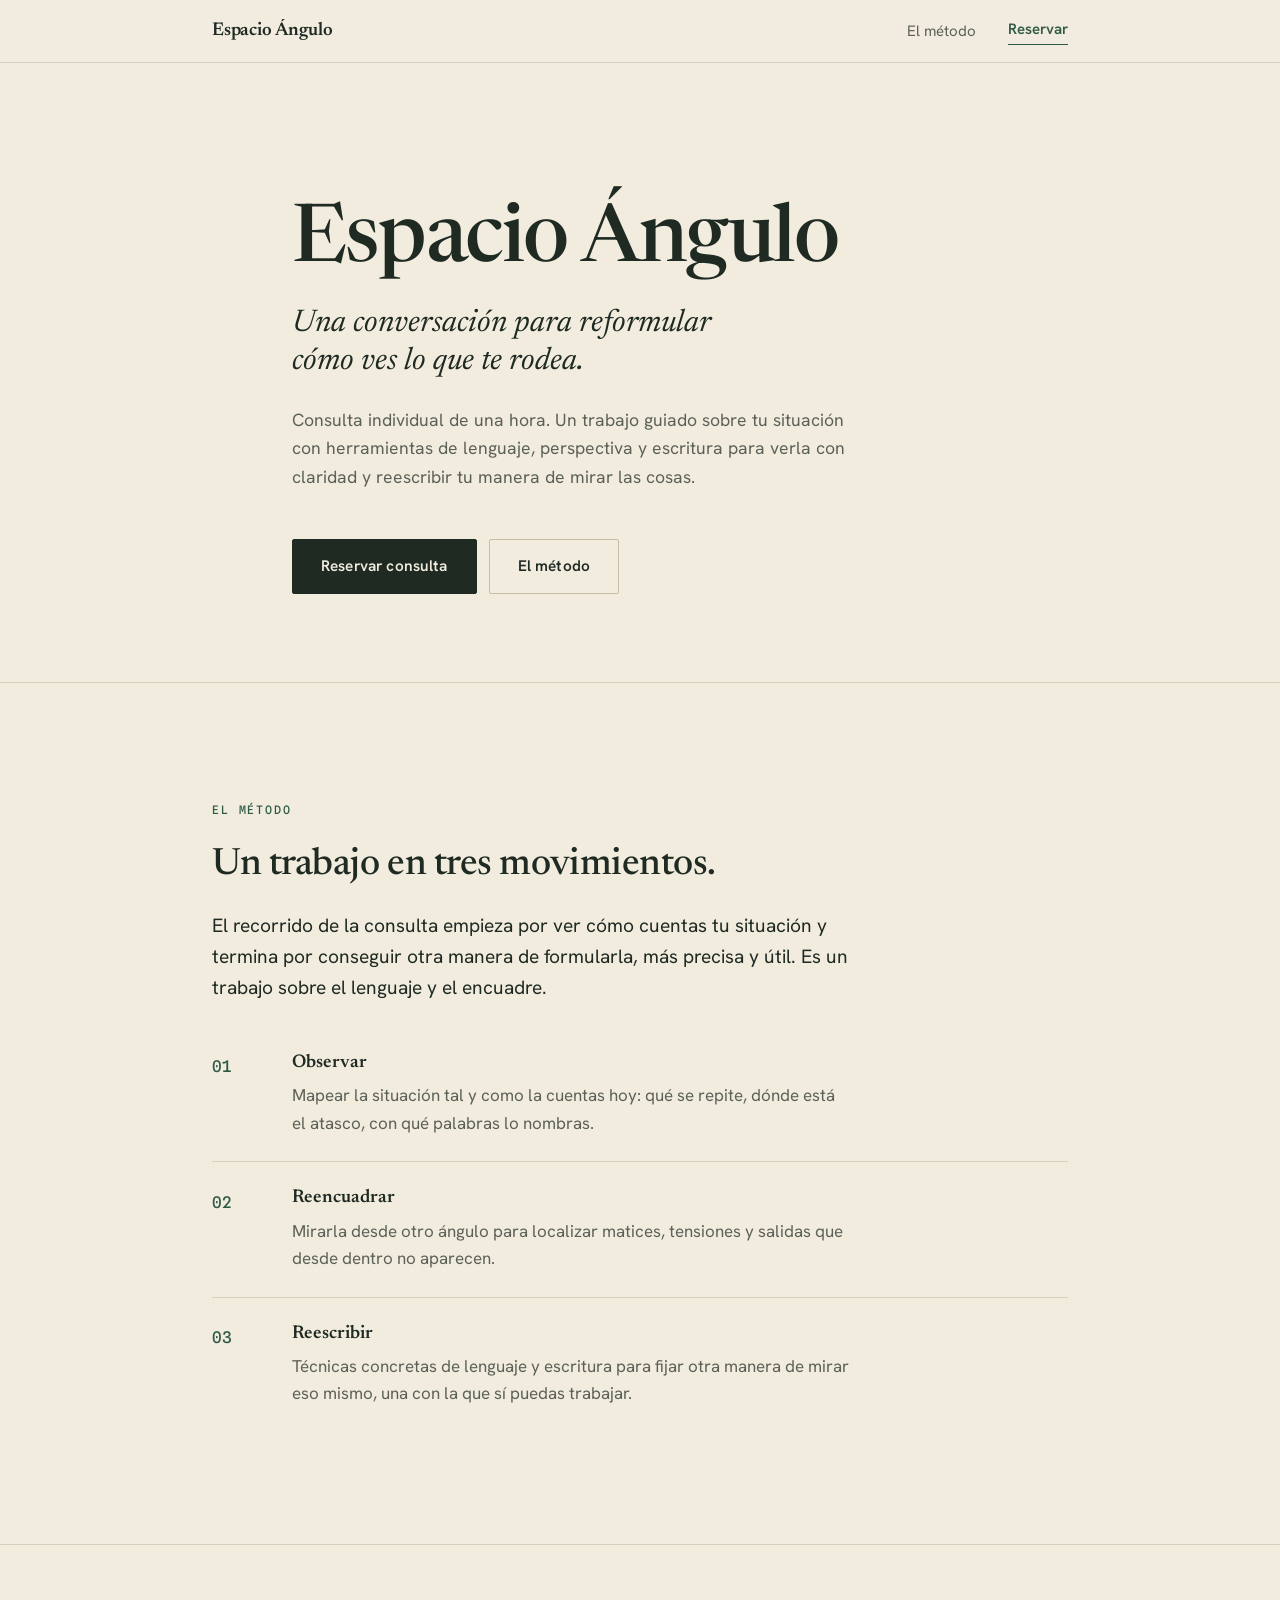
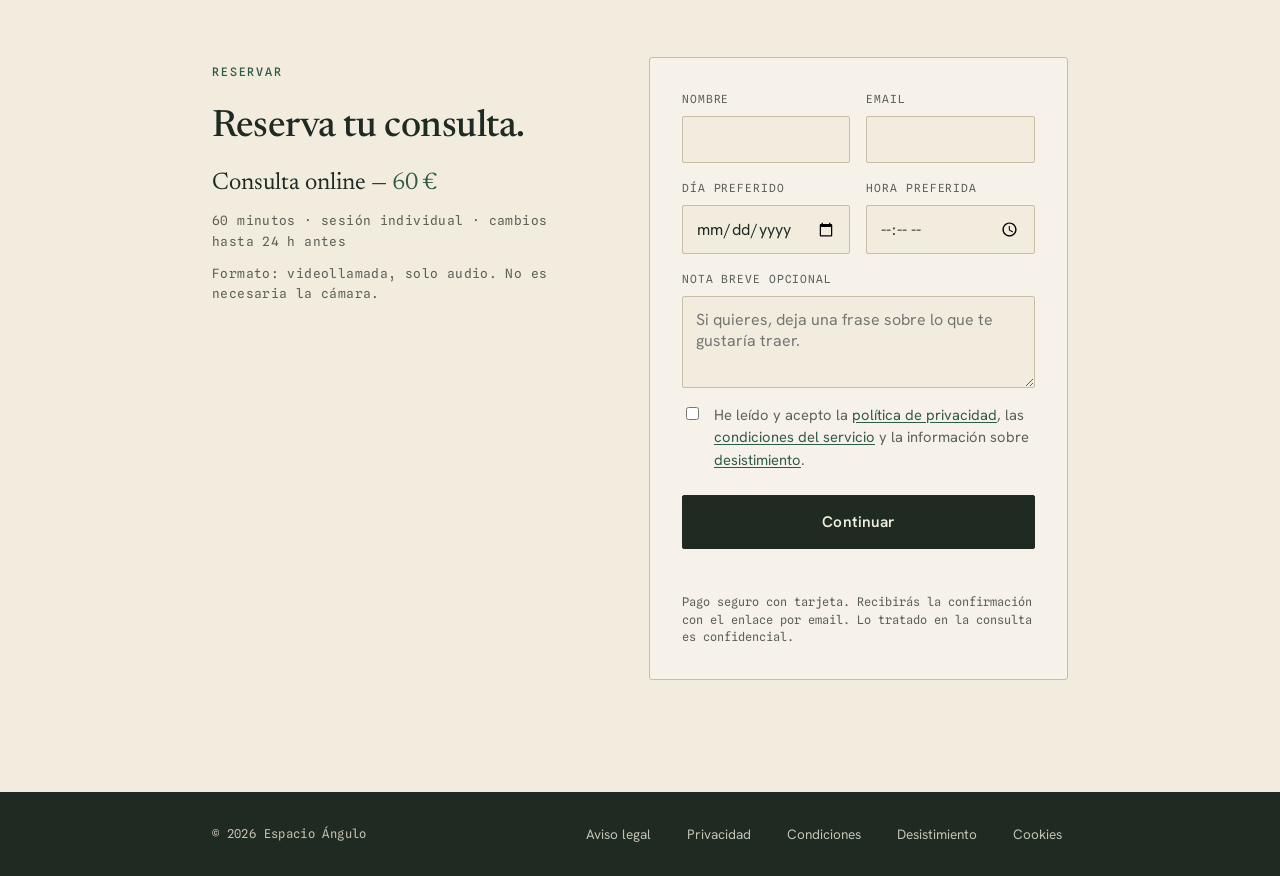
<file: index.html>
<!doctype html>
<html lang="es">
<head>
  <meta charset="utf-8">
  <meta name="viewport" content="width=device-width, initial-scale=1">
  <title>Espacio Ángulo — consulta individual online</title>
  <meta name="description" content="Espacio Ángulo. Consulta individual online, de una hora: un trabajo guiado sobre tu situación con herramientas de lenguaje, perspectiva y escritura para verla con claridad y reescribir la manera de mirar.">
  <meta name="theme-color" content="#f2ecdf">
  <link rel="preconnect" href="https://fonts.googleapis.com">
  <link rel="preconnect" href="https://fonts.gstatic.com" crossorigin>
  <link href="https://fonts.googleapis.com/css2?family=Newsreader:ital,opsz,wght@0,6..72,400;0,6..72,500;0,6..72,600;1,6..72,400;1,6..72,500&family=Hanken+Grotesk:wght@400;500;600&family=Spline+Sans+Mono:wght@400;500&display=swap" rel="stylesheet">
  <style>
/* =========================================================
   Espacio Ángulo — hoja de estilos
   Dirección: editorial impresa, sobria. Papel + tinta.
   Firma: el ángulo (∠). Acento verde profundo, usado con cuentagotas.
   Conserva las clases que main.js necesita:
   .modal/.is-open/.modal-panel + body.modal-open,
   .form-status(.error/.success/.muted), [data-price], [data-year]
   ========================================================= */

:root{
  /* paleta */
  --paper:#F2ECDF;
  --paper-raised:#F7F2E9;
  --ink:#1E2A22;
  --ink-soft:#5C6157;
  --rule:#D8CFBE;
  --rule-strong:#C9BDA6;
  --accent:#2F5A45;
  --accent-deep:#264A39;
  --accent-tint:#E5E6D7;
  --danger:#8F3A2C;
  --ok:#2F5A45;

  /* tipografía */
  --serif:"Newsreader", Georgia, "Times New Roman", serif;
  --sans:"Hanken Grotesk", system-ui, -apple-system, "Segoe UI", Roboto, sans-serif;
  --mono:"Spline Sans Mono", ui-monospace, SFMono-Regular, Menlo, monospace;

  /* espaciado (escala 4px) */
  --s1:4px; --s2:8px; --s3:12px; --s4:16px; --s5:24px;
  --s6:32px; --s7:48px; --s8:64px; --s9:96px; --s10:128px;

  --wrap:920px;
  --section-y:clamp(56px, 9vw, 112px);
}

*{ box-sizing:border-box; }
html{ scroll-behavior:smooth; -webkit-text-size-adjust:100%; }

body{
  margin:0;
  background:var(--paper);
  color:var(--ink);
  font-family:var(--sans);
  font-size:17px;
  line-height:1.62;
  -webkit-font-smoothing:antialiased;
  text-rendering:optimizeLegibility;
}

/* ---------- Estructura ---------- */
.wrap{
  width:100%;
  max-width:var(--wrap);
  margin-inline:auto;
  padding-inline:clamp(20px, 5vw, 32px);
}
.section{
  padding-block:var(--section-y);
  border-top:1px solid var(--rule);
}

/* ---------- Tipografía base ---------- */
h1,h2,h3{ margin:0; font-family:var(--serif); color:var(--ink); font-weight:500; }
h2{ font-size:clamp(1.6rem, 3.6vw, 2.35rem); line-height:1.12; letter-spacing:-0.012em; }
h3{ font-size:1.16rem; line-height:1.25; font-weight:600; }
p{ margin:0; }

.lead{
  font-size:clamp(1.06rem, 1.8vw, 1.2rem);
  color:var(--ink);
  max-width:62ch;
  margin-top:var(--s5);
}

/* eyebrow */
.eyebrow{
  display:inline-block;
  font-family:var(--mono);
  font-size:.73rem; font-weight:500;
  letter-spacing:.16em; text-transform:uppercase;
  color:var(--accent);
  margin:0 0 var(--s5);
}

/* ---------- Botones ---------- */
.btn{
  display:inline-flex; align-items:center; justify-content:center;
  font-family:var(--sans); font-size:.96rem; font-weight:600; letter-spacing:.01em;
  padding:14px 28px;
  background:var(--ink); color:var(--paper);
  border:1px solid var(--ink);
  border-radius:2px; text-decoration:none; cursor:pointer;
  transition:background .2s ease, border-color .2s ease, color .2s ease, transform .12s ease;
}
.btn:hover{ background:var(--accent); border-color:var(--accent); }
.btn:active{ transform:translateY(1px); }
.btn.ghost{ background:transparent; color:var(--ink); border-color:var(--rule-strong); }
.btn.ghost:hover{ background:var(--accent-tint); color:var(--ink); border-color:var(--rule-strong); }
.btn.full{ width:100%; padding:16px 24px; }

/* ---------- Barra superior ---------- */
.topbar{
  position:sticky; top:0; z-index:30;
  background:var(--paper);
  background:color-mix(in srgb, var(--paper) 90%, transparent);
  backdrop-filter:saturate(120%) blur(8px);
  border-bottom:1px solid var(--rule);
}
.topbar-inner{ display:flex; align-items:center; justify-content:space-between; height:62px; }
.wordmark{
  font-family:var(--serif); font-size:1.16rem; font-weight:600; letter-spacing:-0.01em;
  color:var(--ink); text-decoration:none;
}
.topnav{ display:flex; align-items:center; gap:var(--s6); }
.topnav a{ font-size:.94rem; color:var(--ink-soft); text-decoration:none; transition:color .15s ease; }
.topnav a:hover{ color:var(--ink); }
.topnav-cta{
  color:var(--accent) !important; font-weight:600;
  border-bottom:1px solid var(--accent); padding-bottom:2px;
}

/* ---------- Portada ---------- */
.hero{
  padding-top:clamp(64px, 12vw, 132px);
  padding-bottom:clamp(48px, 8vw, 88px);
}
.hero-inner{ max-width:760px; }
.brandline{
  font-size:clamp(2.9rem, 9vw, 5rem);
  line-height:.98; letter-spacing:-0.022em;
  font-weight:500;
  margin-top:var(--s2);
}
.tagline{
  font-family:var(--serif); font-style:italic; font-weight:400;
  font-size:clamp(1.35rem, 3.2vw, 1.95rem);
  line-height:1.22; color:var(--ink);
  max-width:24ch;
  margin-top:var(--s5);
}
.hero-desc{
  font-size:1.1rem; color:var(--ink-soft);
  max-width:56ch; margin-top:var(--s5);
}
.hero-cta{ display:flex; flex-wrap:wrap; gap:var(--s3); margin-top:var(--s7); }

/* ---------- Método (secuencia real → numeración justificada) ---------- */
.method{ list-style:none; margin:var(--s7) 0 0; padding:0; }
.method-step{
  display:grid; grid-template-columns:56px 1fr; gap:var(--s5);
  padding-block:var(--s5);
  border-top:1px solid var(--rule);
  align-items:start;
}
.method-step:first-child{ border-top:none; padding-top:0; }
.num{
  font-family:var(--mono); font-size:1rem; font-weight:500; color:var(--accent);
  padding-top:.2em;
}
.method-body h3{ margin-bottom:var(--s2); }
.method-body p{ color:var(--ink-soft); max-width:56ch; }

/* ---------- Reserva ---------- */
.booking{ border-bottom:none; }
.booking-inner{
  display:grid; grid-template-columns:1fr 1.1fr; gap:clamp(28px, 5vw, 56px);
  align-items:start;
}
.booking-head h2{ margin-bottom:var(--s4); }
.price{ font-family:var(--serif); font-size:1.5rem; }
.price [data-price]{ color:var(--accent); }
.price-meta{
  font-family:var(--mono); font-size:.8rem; letter-spacing:.03em;
  color:var(--ink-soft); margin-top:var(--s2);
}
.format-meta{
  font-family:var(--mono); font-size:.8rem; letter-spacing:.03em;
  color:var(--ink-soft); margin-top:var(--s3); line-height:1.5;
}

.form{
  background:var(--paper-raised);
  border:1px solid var(--rule-strong);
  border-radius:3px;
  padding:clamp(22px, 3vw, 32px);
}
.field-row{ display:grid; grid-template-columns:1fr 1fr; gap:var(--s4); }
.field{ display:flex; flex-direction:column; margin-bottom:var(--s4); }
.field label{
  font-family:var(--mono); font-size:.7rem; letter-spacing:.08em; text-transform:uppercase;
  color:var(--ink-soft); margin-bottom:var(--s2);
}
.field input, .field textarea{
  font-family:var(--sans); font-size:1rem; color:var(--ink);
  background:var(--paper);
  border:1px solid var(--rule-strong); border-radius:2px;
  padding:12px 13px; width:100%;
}
.field textarea{ min-height:92px; resize:vertical; }
.field input:focus, .field textarea:focus{
  outline:none; border-color:var(--accent);
  box-shadow:0 0 0 3px color-mix(in srgb, var(--accent) 16%, transparent);
}
.checks{ margin:var(--s1) 0 var(--s5); }
.check{ display:flex; gap:var(--s3); align-items:flex-start; font-size:.92rem; color:var(--ink-soft); line-height:1.5; }
.check input{ margin-top:3px; flex:0 0 auto; accent-color:var(--accent); }
.legal-link{
  background:none; border:none; padding:0; cursor:pointer;
  font:inherit; color:var(--accent); text-decoration:underline; text-underline-offset:2px;
}
.form-note{ font-family:var(--mono); font-size:.74rem; color:var(--ink-soft); margin-top:var(--s4); line-height:1.5; }
.form-status{ font-size:.9rem; margin-top:var(--s3); min-height:1.2em; }
.form-status.error{ color:var(--danger); }
.form-status.success{ color:var(--ok); }
.form-status.muted{ color:var(--ink-soft); }

/* ---------- Pie ---------- */
.footer{ background:var(--ink); color:#E9E3D6; }
.footer-inner{ display:flex; flex-wrap:wrap; gap:var(--s4); justify-content:space-between; align-items:center; padding-block:var(--s6); }
.footer-brand{ font-family:var(--mono); font-size:.76rem; letter-spacing:.03em; color:#C7BFB0; }
.footer-legal{ display:flex; flex-wrap:wrap; gap:var(--s5); }
.footer-legal button{
  background:none; border:none; cursor:pointer;
  font-family:var(--sans); font-size:.85rem; color:#E9E3D6; opacity:.82;
  transition:opacity .15s ease;
}
.footer-legal button:hover{ opacity:1; text-decoration:underline; text-underline-offset:2px; }

/* ---------- Modal legal (main.js) ---------- */
.legal-templates{ display:none; }
.modal{
  position:fixed; inset:0; z-index:60;
  display:none; align-items:center; justify-content:center; padding:20px;
  background:rgba(33,30,26,.5);
  background:color-mix(in srgb, var(--ink) 50%, transparent);
}
.modal.is-open{ display:flex; }
body.modal-open{ overflow:hidden; }
.modal-panel{
  background:var(--paper);
  border:1px solid var(--rule-strong); border-radius:4px;
  width:min(640px, 100%); max-height:86vh;
  display:flex; flex-direction:column;
  box-shadow:0 24px 60px -28px rgba(33,30,26,.5);
}
.modal-head{ display:flex; align-items:center; justify-content:space-between; padding:var(--s5) var(--s6); border-bottom:1px solid var(--rule); }
.modal-head h2{ font-size:1.3rem; }
.modal-close{ background:none; border:none; font-size:1.7rem; line-height:1; cursor:pointer; color:var(--ink-soft); padding:0 4px; }
.modal-close:hover{ color:var(--ink); }
.modal-body{ padding:var(--s5) var(--s6); overflow-y:auto; }
.modal-body h3{ font-family:var(--mono); font-size:.74rem; letter-spacing:.1em; text-transform:uppercase; color:var(--accent); margin:var(--s5) 0 var(--s2); font-weight:500; }
.modal-body h3:first-child{ margin-top:0; }
.modal-body p{ color:var(--ink-soft); font-size:.95rem; margin-bottom:var(--s3); }
.modal-body strong{ color:var(--ink); }
.modal-foot{ padding:var(--s4) var(--s6); border-top:1px solid var(--rule); text-align:right; }
.modal-close-text{
  background:none; border:1px solid var(--rule-strong); border-radius:2px;
  padding:8px 18px; cursor:pointer; font-family:var(--sans); font-size:.9rem; color:var(--ink);
}
.modal-close-text:hover{ background:var(--accent-tint); }

/* ---------- Foco accesible ---------- */
a:focus-visible, button:focus-visible, input:focus-visible, textarea:focus-visible{
  outline:2px solid var(--accent); outline-offset:2px;
}

/* ---------- Carga suave de la portada ---------- */
@keyframes rise{ from{ opacity:0; transform:translateY(10px); } to{ opacity:1; transform:none; } }
.hero-inner > *{ animation:rise .6s ease both; }
.hero-inner > *:nth-child(2){ animation-delay:.05s; }
.hero-inner > *:nth-child(3){ animation-delay:.1s; }
.hero-inner > *:nth-child(4){ animation-delay:.15s; }
.hero-inner > *:nth-child(5){ animation-delay:.2s; }
.hero-inner > *:nth-child(6){ animation-delay:.25s; }

/* ---------- Responsive ---------- */
@media (max-width:720px){
  body{ font-size:16px; }
  .booking-inner{ grid-template-columns:1fr; }
  .field-row{ grid-template-columns:1fr; }
  .method-step{ grid-template-columns:40px 1fr; gap:var(--s4); }
  .footer-inner{ flex-direction:column; align-items:flex-start; }
  .topnav{ gap:var(--s4); }
}

@media (prefers-reduced-motion:reduce){
  html{ scroll-behavior:auto; }
  *{ transition:none !important; animation:none !important; }
}

  </style>
</head>
<body>
  <header class="topbar">
    <div class="wrap topbar-inner">
      <a class="wordmark" href="index.html" aria-label="Espacio Ángulo">Espacio Ángulo</a>
      <nav class="topnav" aria-label="Navegación principal">
        <a href="#metodo">El método</a>
        <a class="topnav-cta" href="#reservar">Reservar</a>
      </nav>
    </div>
  </header>

  <main>
    <section class="hero">
      <div class="wrap hero-inner">
        <h1 class="brandline">Espacio Ángulo</h1>
        <p class="tagline">Una conversación para reformular cómo ves lo que te rodea.</p>
        <p class="hero-desc">Consulta individual de una hora. Un trabajo guiado sobre tu situación con herramientas de lenguaje, perspectiva y escritura para verla con claridad y reescribir tu manera de mirar las cosas.</p>
        <div class="hero-cta">
          <a class="btn" href="#reservar">Reservar consulta</a>
          <a class="btn ghost" href="#metodo">El método</a>
        </div>
      </div>
    </section>

    <section id="metodo" class="section">
      <div class="wrap">
        <p class="eyebrow">El método</p>
        <h2>Un trabajo en tres movimientos.</h2>
        <p class="lead">El recorrido de la consulta empieza por ver cómo cuentas tu situación y termina por conseguir otra manera de formularla, más precisa y útil. Es un trabajo sobre el lenguaje y el encuadre.</p>
        <ol class="method">
          <li class="method-step">
            <span class="num">01</span>
            <div class="method-body">
              <h3>Observar</h3>
              <p>Mapear la situación tal y como la cuentas hoy: qué se repite, dónde está el atasco, con qué palabras lo nombras.</p>
            </div>
          </li>
          <li class="method-step">
            <span class="num">02</span>
            <div class="method-body">
              <h3>Reencuadrar</h3>
              <p>Mirarla desde otro ángulo para localizar matices, tensiones y salidas que desde dentro no aparecen.</p>
            </div>
          </li>
          <li class="method-step">
            <span class="num">03</span>
            <div class="method-body">
              <h3>Reescribir</h3>
              <p>Técnicas concretas de lenguaje y escritura para fijar otra manera de mirar eso mismo, una con la que sí puedas trabajar.</p>
            </div>
          </li>
        </ol>
      </div>
    </section>

    <section id="reservar" class="section booking">
      <div class="wrap booking-inner">
        <div class="booking-head">
          <p class="eyebrow">Reservar</p>
          <h2>Reserva tu consulta.</h2>
          <p class="price">Consulta online — <span data-price>60 €</span></p>
          <p class="price-meta">60 minutos · sesión individual · cambios hasta 24&nbsp;h antes</p>
          <p class="format-meta">Formato: videollamada, solo audio. No es necesaria la cámara.</p>
        </div>

        <form id="booking-form" class="form" method="post">
          <div class="field-row">
            <div class="field">
              <label for="name">Nombre</label>
              <input id="name" name="nombre" type="text" autocomplete="name" required>
            </div>
            <div class="field">
              <label for="email">Email</label>
              <input id="email" name="email" type="email" autocomplete="email" required>
            </div>
          </div>

          <div class="field-row">
            <div class="field">
              <label for="preferred-date">Día preferido</label>
              <input id="preferred-date" name="dia_preferido" type="date" required>
            </div>
            <div class="field">
              <label for="preferred-time">Hora preferida</label>
              <input id="preferred-time" name="hora_preferida" type="time" required>
            </div>
          </div>

          <div class="field">
            <label for="note">Nota breve opcional</label>
            <textarea id="note" name="nota" placeholder="Si quieres, deja una frase sobre lo que te gustaría traer."></textarea>
          </div>

          <div class="checks">
            <label class="check">
              <input name="privacidad_condiciones" type="checkbox" required>
              <span>He leído y acepto la <button type="button" class="legal-link" data-modal-target="legal-privacidad">política de privacidad</button>, las <button type="button" class="legal-link" data-modal-target="legal-condiciones">condiciones del servicio</button> y la información sobre <button type="button" class="legal-link" data-modal-target="legal-desistimiento">desistimiento</button>.</span>
            </label>
          </div>

          <button class="btn full" type="submit">Continuar</button>
          <p id="form-status" class="form-status" role="status" aria-live="polite"></p>
          <p class="form-note">Pago seguro con tarjeta. Recibirás la confirmación con el enlace por email. Lo tratado en la consulta es confidencial.</p>
        </form>
      </div>
    </section>
  </main>

  <footer class="footer">
    <div class="wrap footer-inner">
      <div class="footer-brand">© <span data-year></span> Espacio Ángulo</div>
      <nav class="footer-legal" aria-label="Legal">
        <button type="button" data-modal-target="legal-aviso">Aviso legal</button>
        <button type="button" data-modal-target="legal-privacidad">Privacidad</button>
        <button type="button" data-modal-target="legal-condiciones">Condiciones</button>
        <button type="button" data-modal-target="legal-desistimiento">Desistimiento</button>
        <button type="button" data-modal-target="legal-cookies">Cookies</button>
      </nav>
    </div>
  </footer>

  <div id="legal-modal" class="modal" aria-hidden="true" role="dialog" aria-modal="true" aria-labelledby="legal-modal-title">
    <div class="modal-panel">
      <div class="modal-head">
        <h2 id="legal-modal-title">Información</h2>
        <button type="button" class="modal-close" aria-label="Cerrar" data-modal-close>×</button>
      </div>
      <div id="legal-modal-body" class="modal-body"></div>
      <div class="modal-foot">
        <button type="button" class="modal-close-text" data-modal-close>Cerrar</button>
      </div>
    </div>
  </div>

  <div class="legal-templates" aria-hidden="true">
    <section id="legal-aviso" data-title="Aviso legal">
      <p><strong>Titular:</strong> Espacio Ángulo. Los datos fiscales completos se facilitarán en la documentación de contratación y facturación correspondiente.</p>
      <p><strong>Contacto:</strong> mediante el formulario de la web.</p>
      <h3>Objeto</h3>
      <p>Esta web informa y permite solicitar encuentros online de conversación, escucha y creación.</p>
      <h3>Naturaleza del servicio</h3>
      <p>Espacio Ángulo ofrece un servicio conversacional no sanitario. No se realizan terapia, psicoterapia, diagnóstico, tratamiento psicológico ni intervención médica o sanitaria. El servicio no sustituye atención médica, psicológica o psiquiátrica.</p>
      <h3>Uso de la web</h3>
      <p>La persona usuaria se compromete a utilizar la web de forma lícita, correcta y respetuosa, sin introducir datos falsos ni realizar usos que puedan afectar al funcionamiento del sitio.</p>
    </section>

    <section id="legal-privacidad" data-title="Política de privacidad">
      <p><strong>Responsable:</strong> Espacio Ángulo. Los datos fiscales completos se facilitarán en la documentación de contratación y facturación correspondiente.</p>
      <h3>Datos tratados</h3>
      <p>Se recogen los datos introducidos en el formulario: nombre, email, fecha y hora preferidas, nota opcional, código de solicitud y aceptación de condiciones.</p>
      <h3>Finalidad</h3>
      <p>Gestionar solicitudes, coordinar encuentros online, confirmar disponibilidad, tramitar pagos y responder comunicaciones relacionadas con el servicio.</p>
      <h3>Base jurídica</h3>
      <p>La base jurídica es la solicitud de medidas precontractuales, la ejecución del servicio solicitado y el consentimiento prestado al enviar el formulario.</p>
      <h3>Conservación</h3>
      <p>Los datos se conservarán durante el tiempo necesario para gestionar la solicitud y cumplir obligaciones administrativas, fiscales o legales aplicables.</p>
      <h3>Destinatarios</h3>
      <p>Podrán intervenir proveedores técnicos necesarios para el funcionamiento de la web, el formulario y el pago, como Formspree, Stripe, GitHub Pages o servicios equivalentes.</p>
      <h3>Derechos</h3>
      <p>Puedes solicitar acceso, rectificación, supresión, oposición, limitación o portabilidad de tus datos mediante el canal de contacto de la web. También puedes reclamar ante la Agencia Española de Protección de Datos.</p>
    </section>

    <section id="legal-condiciones" data-title="Condiciones del servicio">
      <h3>Objeto</h3>
      <p>Espacio Ángulo ofrece encuentros individuales online de conversación, escucha y creación.</p>
      <h3>Formato</h3>
      <p>La sesión se realiza online, por audio, mediante enlace de videollamada. No es necesario activar cámara. La duración prevista es de una hora.</p>
      <h3>Precio y pago</h3>
      <p>El precio de la sesión es de 60 €. El pago se realiza mediante la plataforma indicada durante el proceso de solicitud.</p>
      <h3>Confirmación</h3>
      <p>Tras completar el formulario y el pago, recibirás una confirmación por email con el enlace de la sesión. Si el horario solicitado no pudiera confirmarse, se propondrá una alternativa o se realizará la devolución íntegra.</p>
      <h3>Cancelaciones</h3>
      <p>Podrás solicitar cambio o cancelación hasta 24 horas antes del encuentro. Si la sesión ya ha sido prestada íntegramente en la fecha acordada, no procederá devolución.</p>
      <h3>Límites</h3>
      <p>Este servicio no es sanitario, psicológico ni médico. No está indicado para urgencias, crisis, riesgo personal, violencia, adicciones, ideación suicida o malestar clínico intenso. En esos casos debe acudirse a profesionales o servicios competentes.</p>
    </section>

    <section id="legal-desistimiento" data-title="Desistimiento">
      <p>En la contratación online de servicios existe un derecho general de desistimiento de 14 días naturales, salvo excepciones legalmente previstas.</p>
      <p>Si solicitas que el encuentro se preste antes de que finalice ese plazo y la sesión se realiza íntegramente, aceptas que, una vez prestado el servicio completo, no procederá devolución por desistimiento respecto a esa sesión.</p>
      <p>Si Espacio Ángulo no pudiera confirmar o realizar el encuentro, se propondrá una nueva fecha o se realizará la devolución íntegra.</p>
      <p>Podrás solicitar cambio o cancelación hasta 24 horas antes del encuentro mediante el canal de contacto indicado.</p>
    </section>

    <section id="legal-cookies" data-title="Cookies">
      <p>Esta web no utiliza cookies propias con finalidad publicitaria o analítica en esta versión.</p>
      <p>Servicios externos como Stripe, Formspree o GitHub Pages pueden aplicar sus propias tecnologías necesarias para prestar sus servicios, especialmente durante el proceso de formulario o pago.</p>
    </section>
  </div>

  <script src="assets/js/config.js"></script>
  <script src="assets/js/main.js"></script>
</body>
</html>
</file>
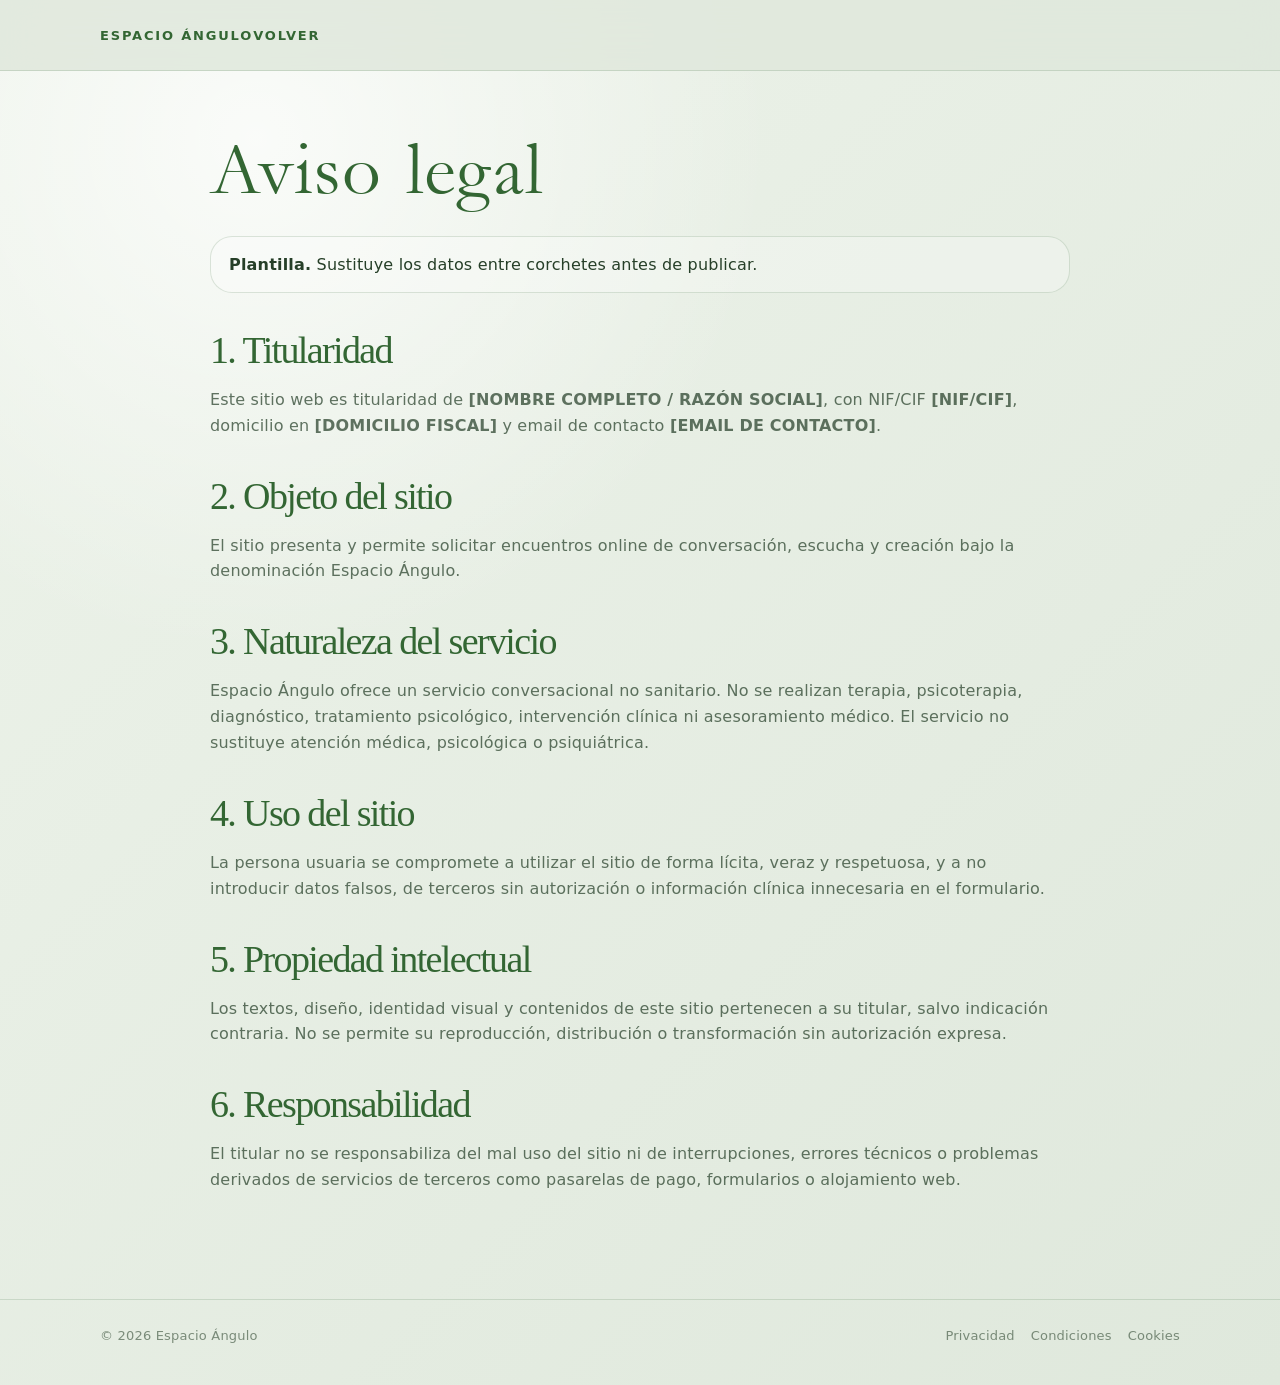
<file: aviso-legal.html>
<!doctype html>
<html lang="es"><head><meta charset="utf-8"><meta name="viewport" content="width=device-width, initial-scale=1"><title>Aviso legal — Espacio Ángulo</title><link rel="stylesheet" href="assets/css/style.css"><!-- Cloudflare Web Analytics --><script defer src='https://static.cloudflareinsights.com/beacon.min.js' data-cf-beacon='{"token": "d57778d99d4c4c7d8f690ad7f4ce2f47"}'></script><!-- End Cloudflare Web Analytics --></head>
<body><header class="nav"><div class="site-wrap nav-inner"><a class="brand" href="index.html"><span>Espacio Ángulo</span><span>volver</span></a></div></header>
<main class="site-wrap legal-main">
<h1>Aviso legal</h1>
<div class="notice"><strong>Plantilla.</strong> Sustituye los datos entre corchetes antes de publicar.</div>
<h2>1. Titularidad</h2>
<p>Este sitio web es titularidad de <strong>[NOMBRE COMPLETO / RAZÓN SOCIAL]</strong>, con NIF/CIF <strong>[NIF/CIF]</strong>, domicilio en <strong>[DOMICILIO FISCAL]</strong> y email de contacto <strong>[EMAIL DE CONTACTO]</strong>.</p>
<h2>2. Objeto del sitio</h2>
<p>El sitio presenta y permite solicitar encuentros online de conversación, escucha y creación bajo la denominación Espacio Ángulo.</p>
<h2>3. Naturaleza del servicio</h2>
<p>Espacio Ángulo ofrece un servicio conversacional no sanitario. No se realizan terapia, psicoterapia, diagnóstico, tratamiento psicológico, intervención clínica ni asesoramiento médico. El servicio no sustituye atención médica, psicológica o psiquiátrica.</p>
<h2>4. Uso del sitio</h2>
<p>La persona usuaria se compromete a utilizar el sitio de forma lícita, veraz y respetuosa, y a no introducir datos falsos, de terceros sin autorización o información clínica innecesaria en el formulario.</p>
<h2>5. Propiedad intelectual</h2>
<p>Los textos, diseño, identidad visual y contenidos de este sitio pertenecen a su titular, salvo indicación contraria. No se permite su reproducción, distribución o transformación sin autorización expresa.</p>
<h2>6. Responsabilidad</h2>
<p>El titular no se responsabiliza del mal uso del sitio ni de interrupciones, errores técnicos o problemas derivados de servicios de terceros como pasarelas de pago, formularios o alojamiento web.</p>
</main>
<footer class="footer"><div class="site-wrap footer-inner"><div>© <span data-year></span> Espacio Ángulo</div><nav><a href="privacidad.html">Privacidad</a><a href="condiciones.html">Condiciones</a><a href="cookies.html">Cookies</a></nav></div></footer><script src="assets/js/main.js"></script></body></html>
</file>
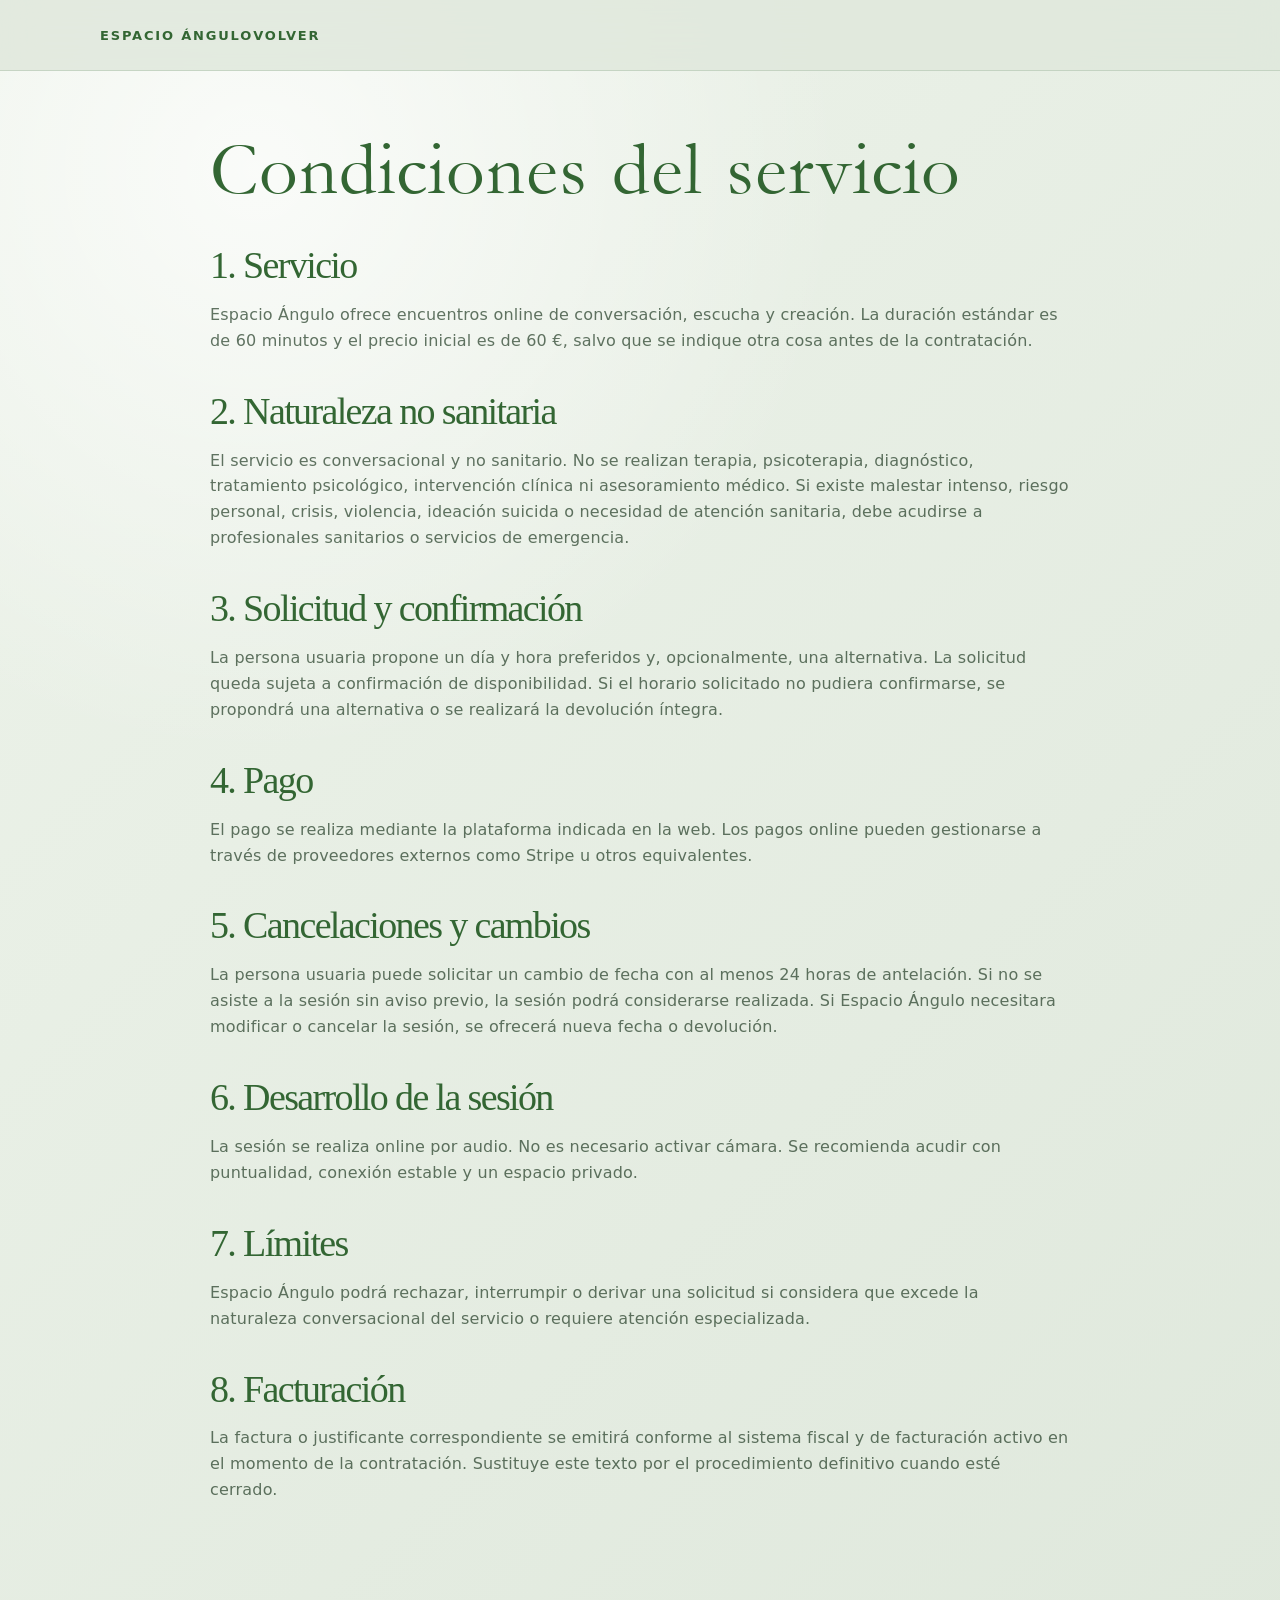
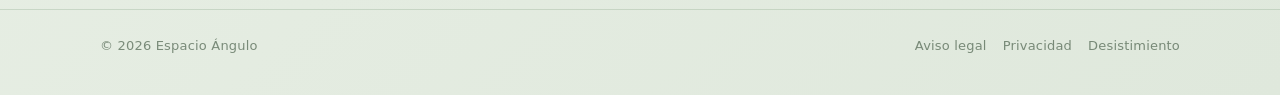
<file: condiciones.html>
<!doctype html>
<html lang="es"><head><meta charset="utf-8"><meta name="viewport" content="width=device-width, initial-scale=1"><title>Condiciones — Espacio Ángulo</title><link rel="stylesheet" href="assets/css/style.css"><!-- Cloudflare Web Analytics --><script defer src='https://static.cloudflareinsights.com/beacon.min.js' data-cf-beacon='{"token": "d57778d99d4c4c7d8f690ad7f4ce2f47"}'></script><!-- End Cloudflare Web Analytics --></head>
<body><header class="nav"><div class="site-wrap nav-inner"><a class="brand" href="index.html"><span>Espacio Ángulo</span><span>volver</span></a></div></header>
<main class="site-wrap legal-main">
<h1>Condiciones del servicio</h1>
<h2>1. Servicio</h2>
<p>Espacio Ángulo ofrece encuentros online de conversación, escucha y creación. La duración estándar es de 60 minutos y el precio inicial es de 60 €, salvo que se indique otra cosa antes de la contratación.</p>
<h2>2. Naturaleza no sanitaria</h2>
<p>El servicio es conversacional y no sanitario. No se realizan terapia, psicoterapia, diagnóstico, tratamiento psicológico, intervención clínica ni asesoramiento médico. Si existe malestar intenso, riesgo personal, crisis, violencia, ideación suicida o necesidad de atención sanitaria, debe acudirse a profesionales sanitarios o servicios de emergencia.</p>
<h2>3. Solicitud y confirmación</h2>
<p>La persona usuaria propone un día y hora preferidos y, opcionalmente, una alternativa. La solicitud queda sujeta a confirmación de disponibilidad. Si el horario solicitado no pudiera confirmarse, se propondrá una alternativa o se realizará la devolución íntegra.</p>
<h2>4. Pago</h2>
<p>El pago se realiza mediante la plataforma indicada en la web. Los pagos online pueden gestionarse a través de proveedores externos como Stripe u otros equivalentes.</p>
<h2>5. Cancelaciones y cambios</h2>
<p>La persona usuaria puede solicitar un cambio de fecha con al menos 24 horas de antelación. Si no se asiste a la sesión sin aviso previo, la sesión podrá considerarse realizada. Si Espacio Ángulo necesitara modificar o cancelar la sesión, se ofrecerá nueva fecha o devolución.</p>
<h2>6. Desarrollo de la sesión</h2>
<p>La sesión se realiza online por audio. No es necesario activar cámara. Se recomienda acudir con puntualidad, conexión estable y un espacio privado.</p>
<h2>7. Límites</h2>
<p>Espacio Ángulo podrá rechazar, interrumpir o derivar una solicitud si considera que excede la naturaleza conversacional del servicio o requiere atención especializada.</p>
<h2>8. Facturación</h2>
<p>La factura o justificante correspondiente se emitirá conforme al sistema fiscal y de facturación activo en el momento de la contratación. Sustituye este texto por el procedimiento definitivo cuando esté cerrado.</p>
</main>
<footer class="footer"><div class="site-wrap footer-inner"><div>© <span data-year></span> Espacio Ángulo</div><nav><a href="aviso-legal.html">Aviso legal</a><a href="privacidad.html">Privacidad</a><a href="desistimiento.html">Desistimiento</a></nav></div></footer><script src="assets/js/main.js"></script></body></html>
</file>
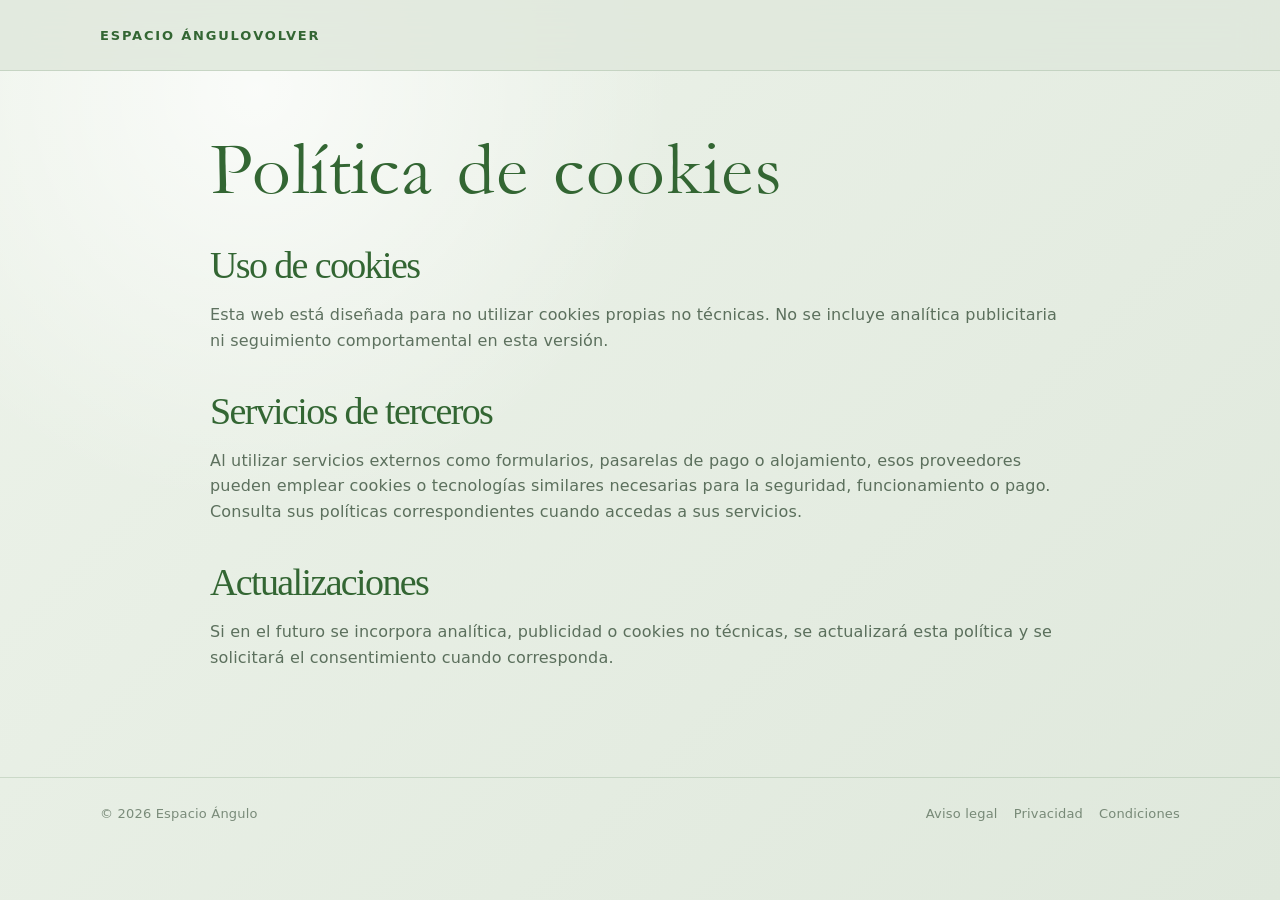
<file: cookies.html>
<!doctype html>
<html lang="es"><head><meta charset="utf-8"><meta name="viewport" content="width=device-width, initial-scale=1"><title>Cookies — Espacio Ángulo</title><link rel="stylesheet" href="assets/css/style.css"><!-- Cloudflare Web Analytics --><script defer src='https://static.cloudflareinsights.com/beacon.min.js' data-cf-beacon='{"token": "d57778d99d4c4c7d8f690ad7f4ce2f47"}'></script><!-- End Cloudflare Web Analytics --></head>
<body><header class="nav"><div class="site-wrap nav-inner"><a class="brand" href="index.html"><span>Espacio Ángulo</span><span>volver</span></a></div></header>
<main class="site-wrap legal-main">
<h1>Política de cookies</h1>
<h2>Uso de cookies</h2>
<p>Esta web está diseñada para no utilizar cookies propias no técnicas. No se incluye analítica publicitaria ni seguimiento comportamental en esta versión.</p>
<h2>Servicios de terceros</h2>
<p>Al utilizar servicios externos como formularios, pasarelas de pago o alojamiento, esos proveedores pueden emplear cookies o tecnologías similares necesarias para la seguridad, funcionamiento o pago. Consulta sus políticas correspondientes cuando accedas a sus servicios.</p>
<h2>Actualizaciones</h2>
<p>Si en el futuro se incorpora analítica, publicidad o cookies no técnicas, se actualizará esta política y se solicitará el consentimiento cuando corresponda.</p>
</main>
<footer class="footer"><div class="site-wrap footer-inner"><div>© <span data-year></span> Espacio Ángulo</div><nav><a href="aviso-legal.html">Aviso legal</a><a href="privacidad.html">Privacidad</a><a href="condiciones.html">Condiciones</a></nav></div></footer><script src="assets/js/main.js"></script></body></html>
</file>
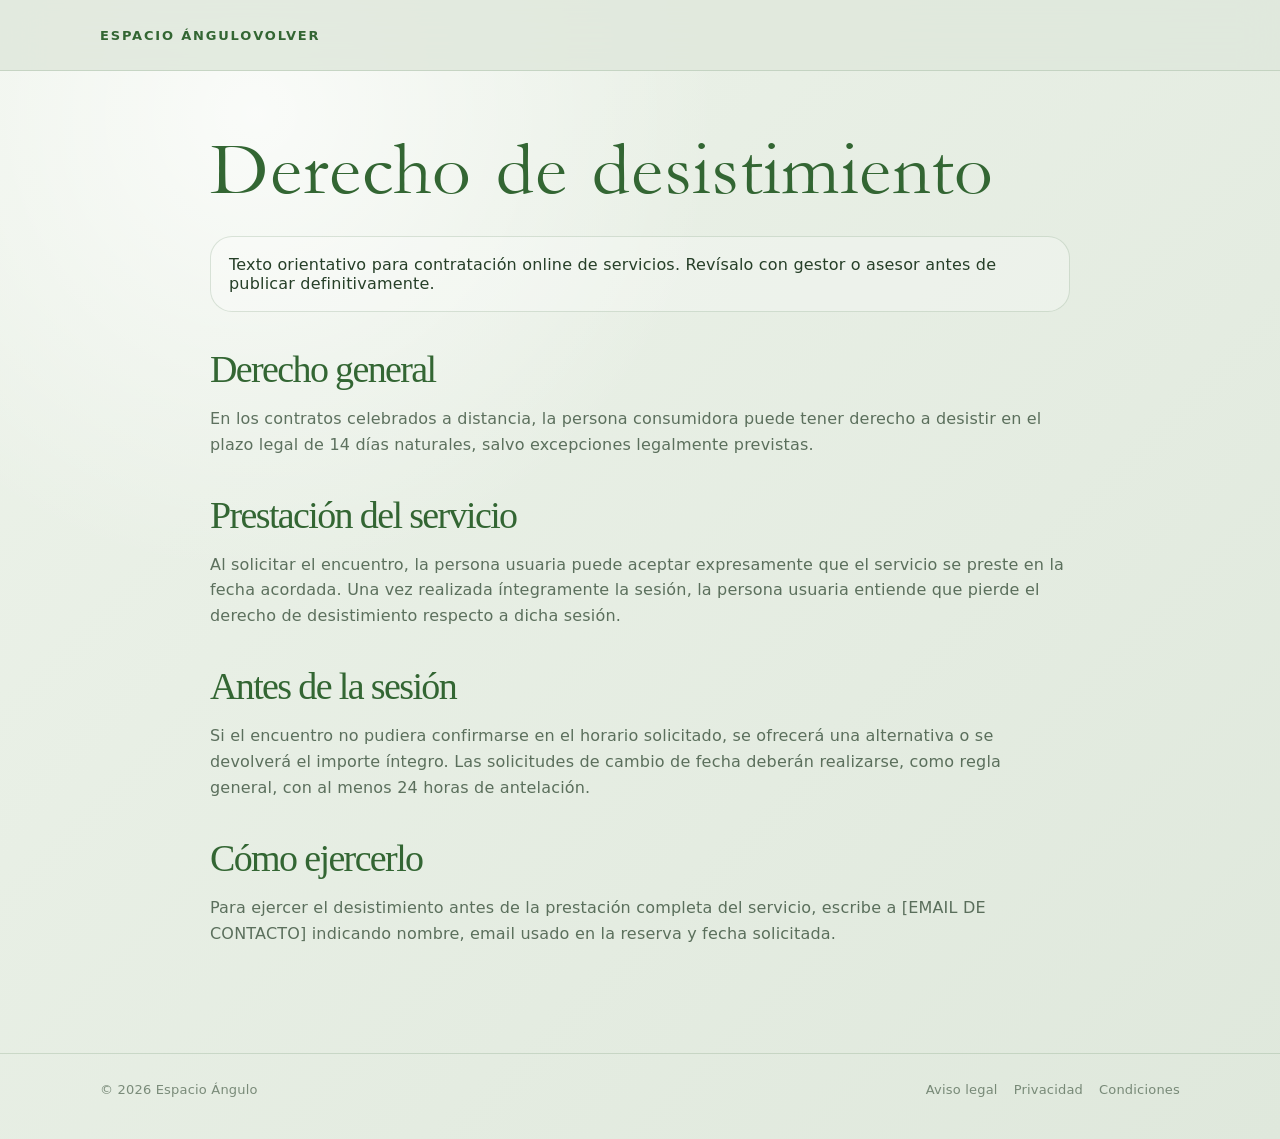
<file: desistimiento.html>
<!doctype html>
<html lang="es"><head><meta charset="utf-8"><meta name="viewport" content="width=device-width, initial-scale=1"><title>Desistimiento — Espacio Ángulo</title><link rel="stylesheet" href="assets/css/style.css"><!-- Cloudflare Web Analytics --><script defer src='https://static.cloudflareinsights.com/beacon.min.js' data-cf-beacon='{"token": "d57778d99d4c4c7d8f690ad7f4ce2f47"}'></script><!-- End Cloudflare Web Analytics --></head>
<body><header class="nav"><div class="site-wrap nav-inner"><a class="brand" href="index.html"><span>Espacio Ángulo</span><span>volver</span></a></div></header>
<main class="site-wrap legal-main">
<h1>Derecho de desistimiento</h1>
<div class="notice">Texto orientativo para contratación online de servicios. Revísalo con gestor o asesor antes de publicar definitivamente.</div>
<h2>Derecho general</h2>
<p>En los contratos celebrados a distancia, la persona consumidora puede tener derecho a desistir en el plazo legal de 14 días naturales, salvo excepciones legalmente previstas.</p>
<h2>Prestación del servicio</h2>
<p>Al solicitar el encuentro, la persona usuaria puede aceptar expresamente que el servicio se preste en la fecha acordada. Una vez realizada íntegramente la sesión, la persona usuaria entiende que pierde el derecho de desistimiento respecto a dicha sesión.</p>
<h2>Antes de la sesión</h2>
<p>Si el encuentro no pudiera confirmarse en el horario solicitado, se ofrecerá una alternativa o se devolverá el importe íntegro. Las solicitudes de cambio de fecha deberán realizarse, como regla general, con al menos 24 horas de antelación.</p>
<h2>Cómo ejercerlo</h2>
<p>Para ejercer el desistimiento antes de la prestación completa del servicio, escribe a [EMAIL DE CONTACTO] indicando nombre, email usado en la reserva y fecha solicitada.</p>
</main>
<footer class="footer"><div class="site-wrap footer-inner"><div>© <span data-year></span> Espacio Ángulo</div><nav><a href="aviso-legal.html">Aviso legal</a><a href="privacidad.html">Privacidad</a><a href="condiciones.html">Condiciones</a></nav></div></footer><script src="assets/js/main.js"></script></body></html>
</file>
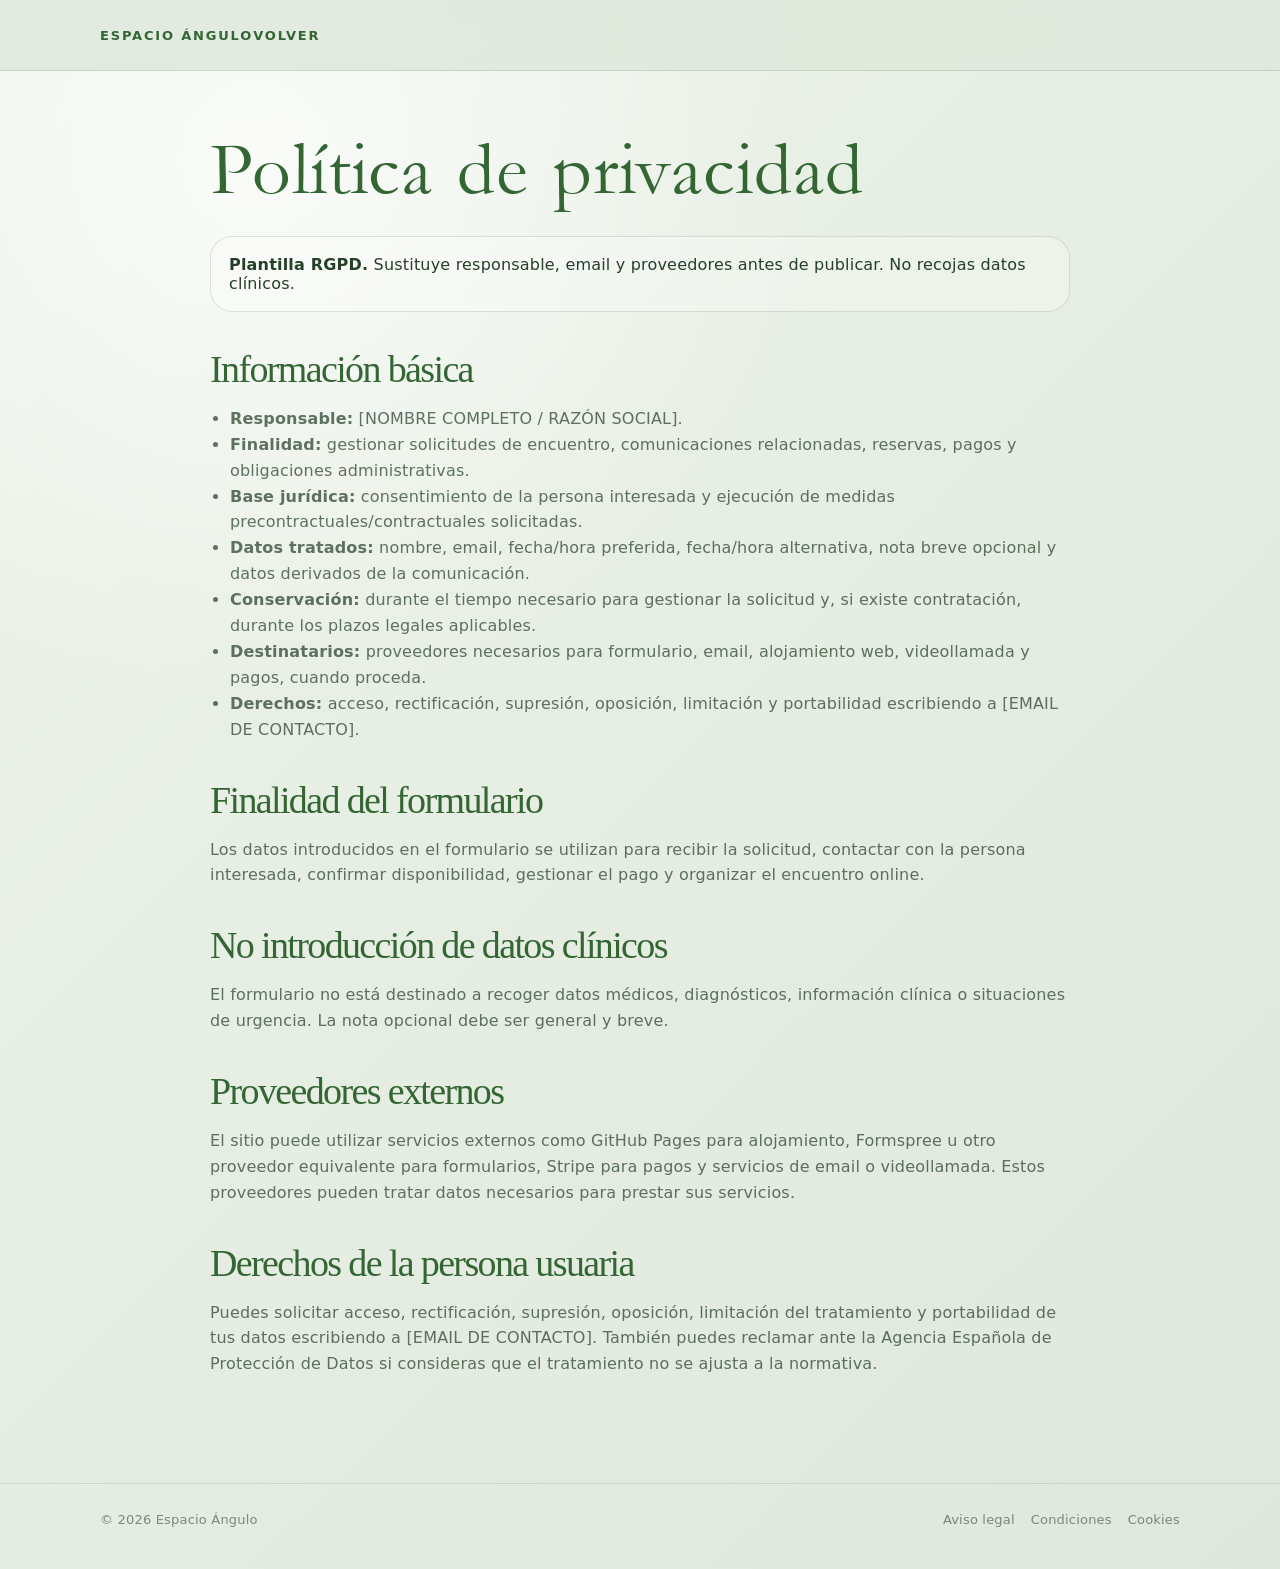
<file: privacidad.html>
<!doctype html>
<html lang="es"><head><meta charset="utf-8"><meta name="viewport" content="width=device-width, initial-scale=1"><title>Privacidad — Espacio Ángulo</title><link rel="stylesheet" href="assets/css/style.css"><!-- Cloudflare Web Analytics --><script defer src='https://static.cloudflareinsights.com/beacon.min.js' data-cf-beacon='{"token": "d57778d99d4c4c7d8f690ad7f4ce2f47"}'></script><!-- End Cloudflare Web Analytics --></head>
<body><header class="nav"><div class="site-wrap nav-inner"><a class="brand" href="index.html"><span>Espacio Ángulo</span><span>volver</span></a></div></header>
<main class="site-wrap legal-main">
<h1>Política de privacidad</h1>
<div class="notice"><strong>Plantilla RGPD.</strong> Sustituye responsable, email y proveedores antes de publicar. No recojas datos clínicos.</div>
<h2>Información básica</h2>
<ul>
<li><strong>Responsable:</strong> [NOMBRE COMPLETO / RAZÓN SOCIAL].</li>
<li><strong>Finalidad:</strong> gestionar solicitudes de encuentro, comunicaciones relacionadas, reservas, pagos y obligaciones administrativas.</li>
<li><strong>Base jurídica:</strong> consentimiento de la persona interesada y ejecución de medidas precontractuales/contractuales solicitadas.</li>
<li><strong>Datos tratados:</strong> nombre, email, fecha/hora preferida, fecha/hora alternativa, nota breve opcional y datos derivados de la comunicación.</li>
<li><strong>Conservación:</strong> durante el tiempo necesario para gestionar la solicitud y, si existe contratación, durante los plazos legales aplicables.</li>
<li><strong>Destinatarios:</strong> proveedores necesarios para formulario, email, alojamiento web, videollamada y pagos, cuando proceda.</li>
<li><strong>Derechos:</strong> acceso, rectificación, supresión, oposición, limitación y portabilidad escribiendo a [EMAIL DE CONTACTO].</li>
</ul>
<h2>Finalidad del formulario</h2>
<p>Los datos introducidos en el formulario se utilizan para recibir la solicitud, contactar con la persona interesada, confirmar disponibilidad, gestionar el pago y organizar el encuentro online.</p>
<h2>No introducción de datos clínicos</h2>
<p>El formulario no está destinado a recoger datos médicos, diagnósticos, información clínica o situaciones de urgencia. La nota opcional debe ser general y breve.</p>
<h2>Proveedores externos</h2>
<p>El sitio puede utilizar servicios externos como GitHub Pages para alojamiento, Formspree u otro proveedor equivalente para formularios, Stripe para pagos y servicios de email o videollamada. Estos proveedores pueden tratar datos necesarios para prestar sus servicios.</p>
<h2>Derechos de la persona usuaria</h2>
<p>Puedes solicitar acceso, rectificación, supresión, oposición, limitación del tratamiento y portabilidad de tus datos escribiendo a [EMAIL DE CONTACTO]. También puedes reclamar ante la Agencia Española de Protección de Datos si consideras que el tratamiento no se ajusta a la normativa.</p>
</main>
<footer class="footer"><div class="site-wrap footer-inner"><div>© <span data-year></span> Espacio Ángulo</div><nav><a href="aviso-legal.html">Aviso legal</a><a href="condiciones.html">Condiciones</a><a href="cookies.html">Cookies</a></nav></div></footer><script src="assets/js/main.js"></script></body></html>
</file>
<file: assets/css/style.css>
@font-face {
  font-family: "EspacioGaramond";
  src: url("../fonts/GARA.TTF") format("truetype");
  font-weight: 300 400;
  font-style: normal;
  font-display: swap;
}

:root {
  --cream: #dfe8dc;
  --cream-soft: #edf3ea;
  --cream-deep: #c9d7c4;
  --olive: #336633;
  --olive-text: #263f28;
  --olive-soft: #657864;
  --line: rgba(51, 102, 51, 0.16);
  --line-strong: rgba(51, 102, 51, 0.30);
  --muted: rgba(38, 63, 40, 0.72);
  --muted-light: rgba(38, 63, 40, 0.56);
  --shadow: 0 28px 80px rgba(29, 54, 29, 0.08);
  --max: 1080px;
}

* { box-sizing: border-box; }
html { scroll-behavior: smooth; }
body {
  margin: 0;
  font-family: Inter, ui-sans-serif, system-ui, -apple-system, BlinkMacSystemFont, "Segoe UI", sans-serif;
  color: var(--olive-text);
  background:
    radial-gradient(circle at 20% 10%, rgba(255, 255, 255, 0.74), transparent 32%),
    linear-gradient(135deg, var(--cream-soft), var(--cream));
  min-height: 100vh;
  letter-spacing: 0.012em;
}
body.modal-open { overflow: hidden; }
a { color: inherit; text-decoration: none; }
p { line-height: 1.74; }
button, input, textarea, select { font: inherit; }
.site-wrap { width: min(calc(100% - 38px), var(--max)); margin: 0 auto; }

.nav {
  position: sticky;
  top: 0;
  z-index: 20;
  backdrop-filter: blur(18px);
  background: rgba(223, 232, 220, 0.84);
  border-bottom: 1px solid var(--line);
}
.nav-inner { min-height: 70px; display: flex; align-items: center; justify-content: space-between; gap: 24px; }
.brand { display: inline-flex; align-items: center; white-space: nowrap; letter-spacing: 0.14em; text-transform: uppercase; font-weight: 650; font-size: 13px; color: var(--olive); }
.nav-links { display: flex; align-items: center; gap: 24px; color: var(--muted); font-size: 14px; }
.nav-links a:hover { color: var(--olive); }

.btn { display: inline-flex; align-items: center; justify-content: center; min-height: 48px; padding: 0 25px; border: 1px solid var(--olive); border-radius: 999px; background: var(--olive); color: var(--cream-soft); letter-spacing: 0.045em; cursor: pointer; transition: transform .18s ease, background .18s ease, color .18s ease, border-color .18s ease; }
.btn:hover { transform: translateY(-1px); background: transparent; color: var(--olive); }
.btn.secondary { background: transparent; color: var(--olive); border-color: var(--line-strong); }
.btn.secondary:hover { border-color: var(--olive); }
.btn.full { width: 100%; }
.btn:disabled { opacity: 0.62; cursor: wait; transform: none; }

.hero { min-height: calc(82vh - 70px); display: grid; align-items: center; padding: clamp(62px, 9vw, 112px) 0 clamp(42px, 7vw, 72px); }
.hero-inner { text-align: left; }
h1 { margin: 0; font-family: "EspacioGaramond", "Apple Garamond Light", "Apple Garamond", Garamond, Georgia, "Times New Roman", serif; font-weight: 300; font-size: clamp(54px, 12.2vw, 138px); line-height: .94; letter-spacing: 0.012em; word-spacing: 0.055em; color: var(--olive); white-space: nowrap; }
.hero-text { max-width: 780px; margin: 28px 0 0; font-size: clamp(18px, 2.15vw, 26px); line-height: 1.56; color: var(--muted); }
.hero-actions { display: flex; flex-wrap: wrap; gap: 14px; margin-top: 36px; }

.tag-band { border-top: 1px solid var(--line); border-bottom: 1px solid var(--line); overflow: hidden; background: rgba(237,243,234,.32); }
.tag-scroll { display: flex; gap: 10px; padding: 16px 0; overflow-x: auto; scrollbar-width: none; cursor: grab; user-select: none; touch-action: pan-x; }
.tag-scroll.is-dragging { cursor: grabbing; }
.tag-scroll::-webkit-scrollbar { display: none; }
.tag-track { display: flex; gap: 10px; flex: 0 0 auto; }
.tag-pill { flex: 0 0 auto; border: 1px solid var(--line-strong); border-radius: 999px; padding: 8px 14px; color: var(--olive-soft); font-size: 13px; letter-spacing: .04em; background: rgba(237, 243, 234, .58); white-space: nowrap; }

.section { padding: clamp(58px, 8vw, 86px) 0; border-top: 1px solid var(--line); }
.first-section { border-top: 0; }
.two-col { display: grid; grid-template-columns: .64fr 1.36fr; gap: clamp(28px, 5vw, 72px); }
.kicker { text-transform: uppercase; letter-spacing: .22em; font-size: 11px; color: var(--muted-light); margin: 0 0 18px; }
h2 { font-family: Georgia, "Times New Roman", serif; font-weight: 400; font-size: clamp(34px, 5vw, 64px); letter-spacing: -0.043em; line-height: 1.05; color: var(--olive); margin: 0; }
.lead { margin: 0; font-size: clamp(18px, 2vw, 23px); line-height: 1.64; color: var(--muted); }
.micro-grid { display: grid; grid-template-columns: repeat(3, 1fr); gap: 15px; margin-top: 34px; }
.micro-card { border: 1px solid var(--line); border-radius: 24px; padding: 22px; background: rgba(255,255,255,.23); min-height: 132px; }
.micro-card h3 { margin: 0 0 12px; font-size: 16px; letter-spacing: 0.012em; color: var(--olive); }
.micro-card p { margin: 0; color: var(--muted); font-size: 14px; line-height: 1.66; }
.format-note { margin: 24px 0 0; color: var(--muted); font-size: 15px; }

.booking-panel { display: grid; grid-template-columns: .74fr 1.26fr; gap: clamp(24px, 5vw, 54px); align-items: start; padding: clamp(22px, 4vw, 42px); border: 1px solid var(--line-strong); border-radius: 36px; background: rgba(255,255,255,.36); box-shadow: var(--shadow); }
.booking-copy { position: sticky; top: 100px; }
.session-line { margin: 28px 0 0; padding-top: 18px; border-top: 1px solid var(--line); color: var(--olive); font-size: clamp(20px, 3vw, 30px); font-family: Georgia, "Times New Roman", serif; letter-spacing: -0.025em; }

.form { display: grid; gap: 16px; }
.field-row { display: grid; grid-template-columns: 1fr 1fr; gap: 14px; }
.field { display: grid; gap: 8px; }
label { font-size: 13px; color: var(--muted); }
input, textarea, select { width: 100%; border: 1px solid var(--line-strong); background: rgba(237, 243, 234, .74); color: var(--olive); border-radius: 18px; padding: 14px 15px; outline: none; }
textarea { min-height: 104px; resize: vertical; }
input:focus, textarea:focus, select:focus { border-color: var(--olive); box-shadow: 0 0 0 3px rgba(51,102,51,.10); }
.checks { display: grid; gap: 11px; margin: 7px 0 2px; }
.check { display: grid; grid-template-columns: 16px 1fr; gap: 12px; align-items: start; font-size: 12.5px; color: var(--muted-light); line-height: 1.55; }
.check input { width: 16px; height: 16px; margin-top: 2px; accent-color: var(--olive); }
.legal-link { text-decoration: underline; text-underline-offset: 3px; background: none; border: 0; color: inherit; padding: 0; cursor: pointer; font: inherit; }
.form-note { font-size: 12px; color: var(--muted-light); line-height: 1.55; margin: -2px 0 0; }
.form-status { min-height: 20px; font-size: 13px; margin: 0; }
.form-status.success { color: #2f5d2c; }
.form-status.error { color: #8c2f2f; }
.form-status.muted { color: var(--muted); }

.footer { border-top: 1px solid var(--line); padding: 28px 0 42px; color: var(--muted-light); font-size: 13px; }
.footer-inner { display: flex; justify-content: space-between; gap: 20px; flex-wrap: wrap; }
.footer nav { display: flex; gap: 16px; flex-wrap: wrap; }
.footer button { background: none; border: 0; padding: 0; color: inherit; cursor: pointer; text-decoration: underline; text-underline-offset: 3px; font: inherit; }

.modal { position: fixed; inset: 0; z-index: 80; display: none; align-items: center; justify-content: center; padding: 18px; background: rgba(26, 34, 22, .32); backdrop-filter: blur(7px); }
.modal.is-open { display: flex; }
.modal-panel { width: min(760px, 100%); max-height: min(82vh, 760px); border: 1px solid var(--line-strong); border-radius: 28px; background: var(--cream-soft); box-shadow: 0 30px 90px rgba(25, 31, 19, .22); display: grid; grid-template-rows: auto 1fr auto; overflow: hidden; }
.modal-head { display: flex; align-items: center; justify-content: space-between; gap: 18px; padding: 18px 20px; border-bottom: 1px solid var(--line); }
.modal-head h2 { font-size: clamp(24px, 4vw, 38px); }
.modal-close { width: 38px; height: 38px; border-radius: 999px; border: 1px solid var(--line-strong); background: transparent; color: var(--olive); cursor: pointer; font-size: 22px; line-height: 1; transition: background .18s ease, color .18s ease, border-color .18s ease; }
.modal-close:hover, .modal-close-text:hover { background: var(--olive); color: var(--cream-soft); border-color: var(--olive); }
.modal-body { overflow: auto; padding: 20px; color: var(--muted); }
.modal-body h3 { color: var(--olive); margin: 22px 0 8px; font-size: 16px; letter-spacing: .02em; }
.modal-body p, .modal-body li { line-height: 1.62; font-size: 14px; }
.modal-body ul { padding-left: 20px; }
.modal-foot { display: flex; justify-content: center; padding: 15px 20px 18px; border-top: 1px solid var(--line); }
.modal-close-text { min-width: 132px; min-height: 42px; border-radius: 999px; border: 1px solid var(--line-strong); background: transparent; color: var(--olive); cursor: pointer; transition: background .18s ease, color .18s ease, border-color .18s ease; }
.legal-templates { display: none; }

.legal-main { padding: 64px 0 90px; max-width: 860px; }
.legal-main h1 { font-size: clamp(42px, 7vw, 76px); line-height: .96; margin-bottom: 28px; }
.legal-main h2 { font-size: clamp(26px, 4vw, 38px); margin: 38px 0 12px; }
.legal-main p, .legal-main li { color: var(--muted); line-height: 1.62; }
.legal-main ul { padding-left: 20px; }
.notice { border: 1px solid var(--line); border-radius: 22px; padding: 18px; background: rgba(255,255,255,.28); margin: 24px 0; }

@media (max-width: 860px) {
  .nav-links a:not(:last-child) { display: none; }
  .hero { min-height: auto; padding-top: 58px; }
  .two-col, .booking-panel { grid-template-columns: 1fr; }
  .micro-grid { grid-template-columns: 1fr; }
  .booking-copy { position: static; }
}
@media (max-width: 560px) {
  .site-wrap { width: min(calc(100% - 24px), var(--max)); }
  .nav-inner { min-height: 64px; }
  .brand { font-size: 12px; letter-spacing: 0.1em; }
  .nav-links { gap: 0; }
  .nav-links a { font-size: 13px; }
  .hero { padding: 48px 0 34px; }
  h1 { font-size: clamp(40px, 12.4vw, 56px); letter-spacing: 0.006em; word-spacing: 0.045em; }
  .hero-text { margin-top: 22px; font-size: 18px; }
  .hero-actions { flex-direction: column; margin-top: 30px; }
  .btn { width: 100%; min-height: 46px; }
  .field-row { grid-template-columns: 1fr; }
  .section { padding: 52px 0; }
  .booking-panel { border-radius: 26px; padding: 20px; }
  .check { grid-template-columns: 16px 1fr; font-size: 12px; gap: 13px; line-height: 1.6; }
  .check input { width: 16px; height: 16px; margin-top: 3px; }
  .modal { padding: 10px; }
  .modal-panel { max-height: 86vh; border-radius: 22px; }
}
</file>
